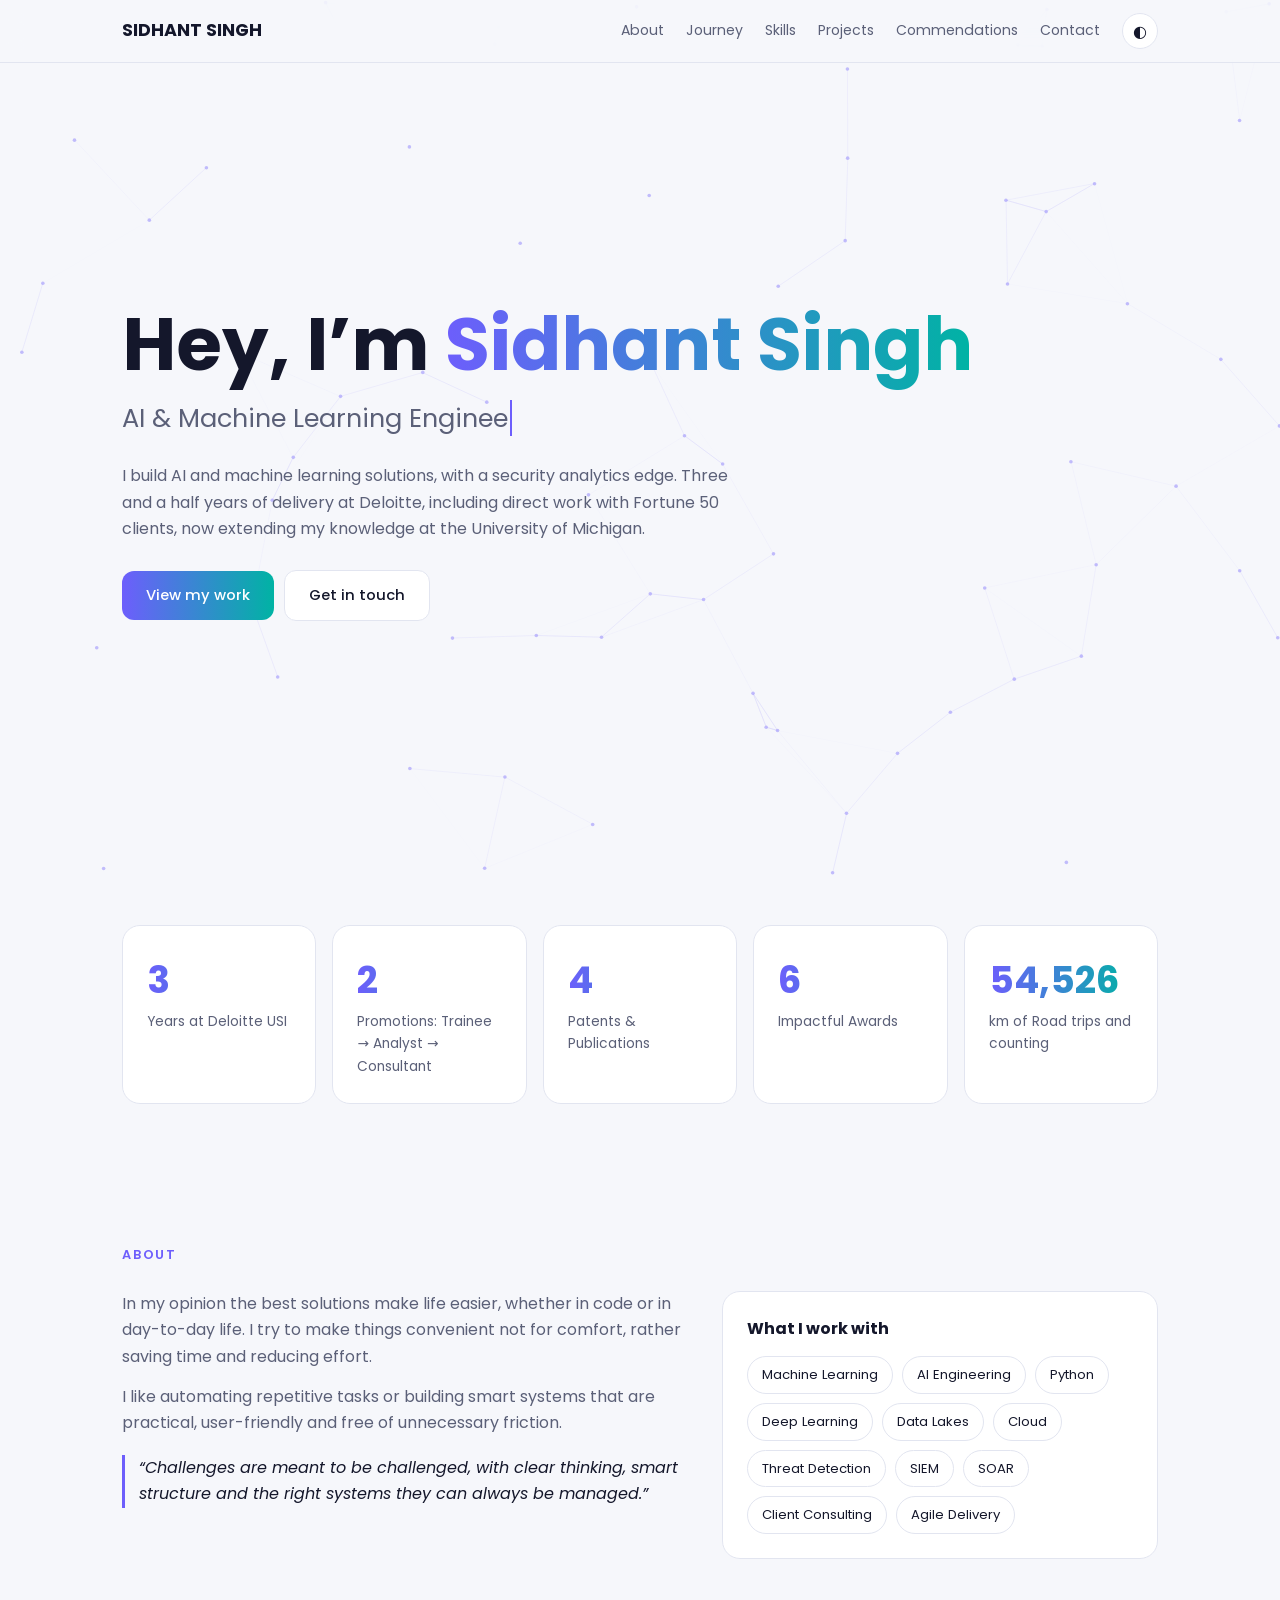
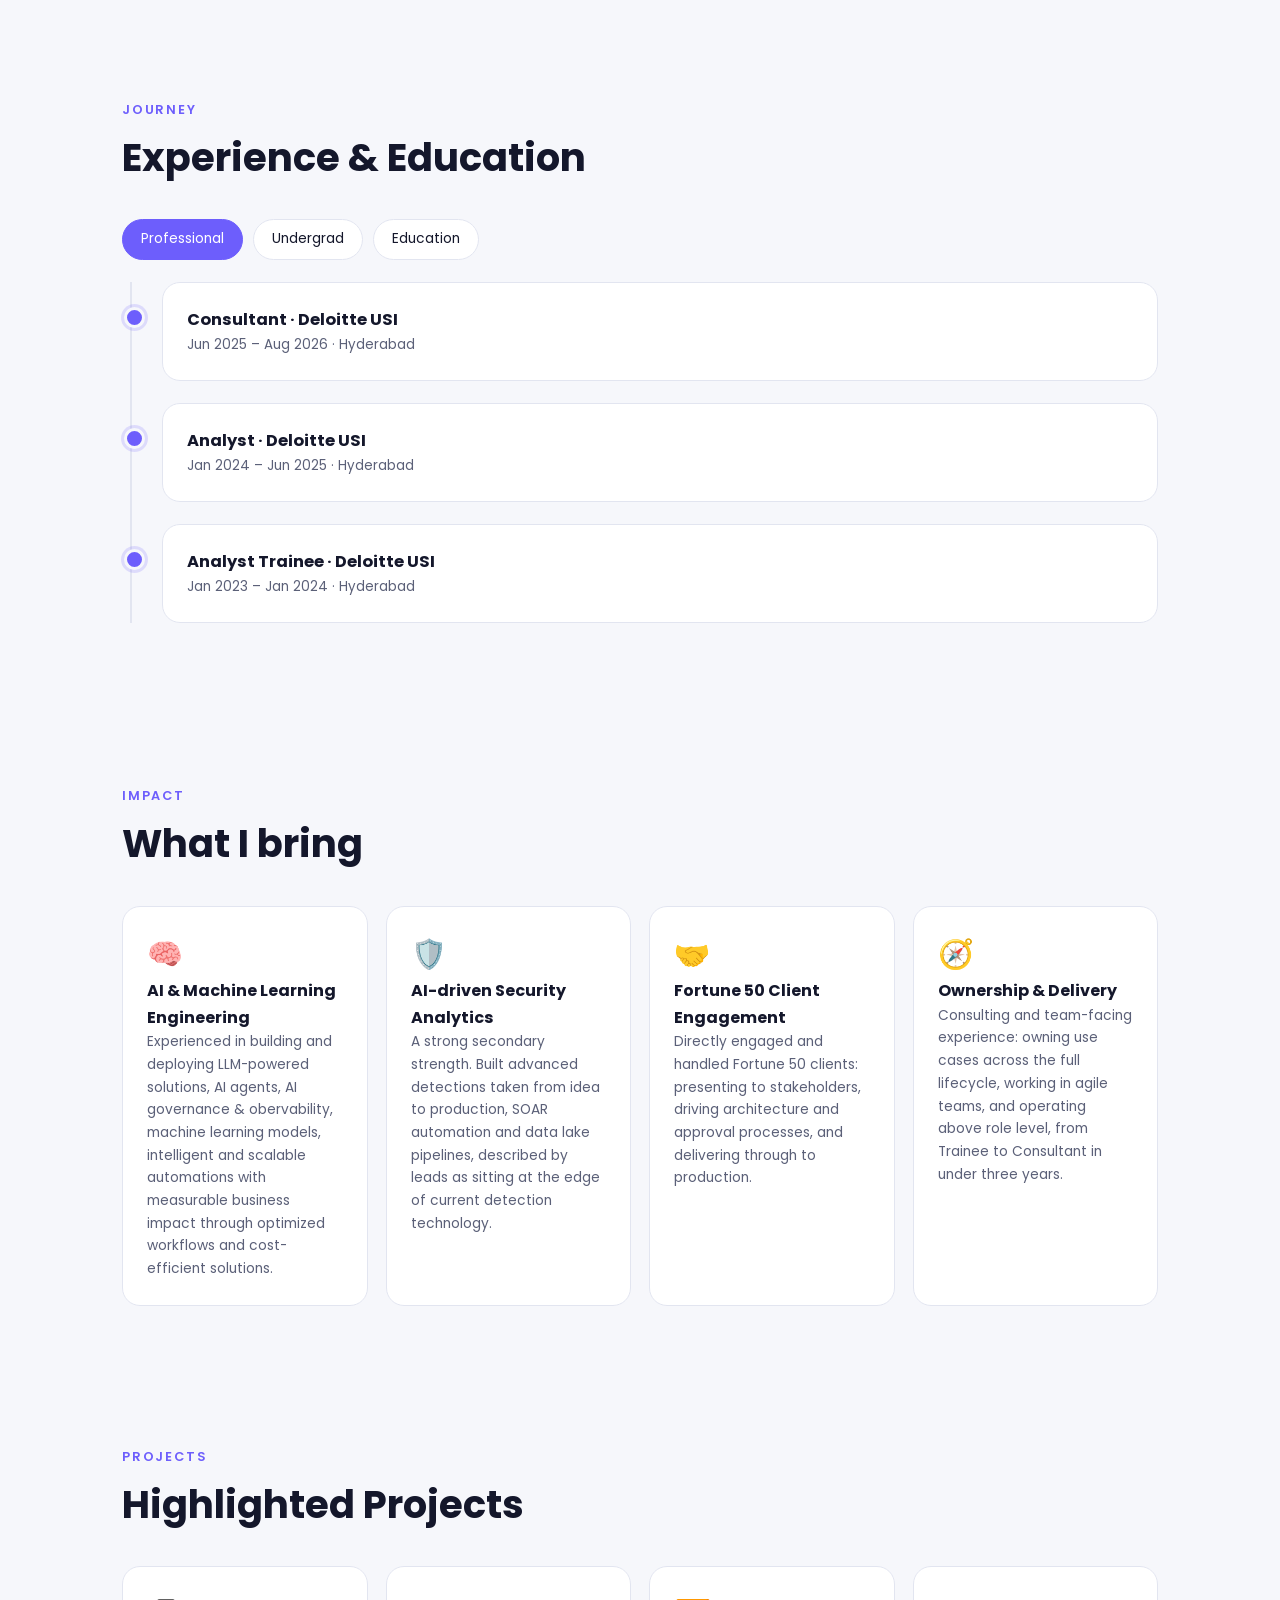
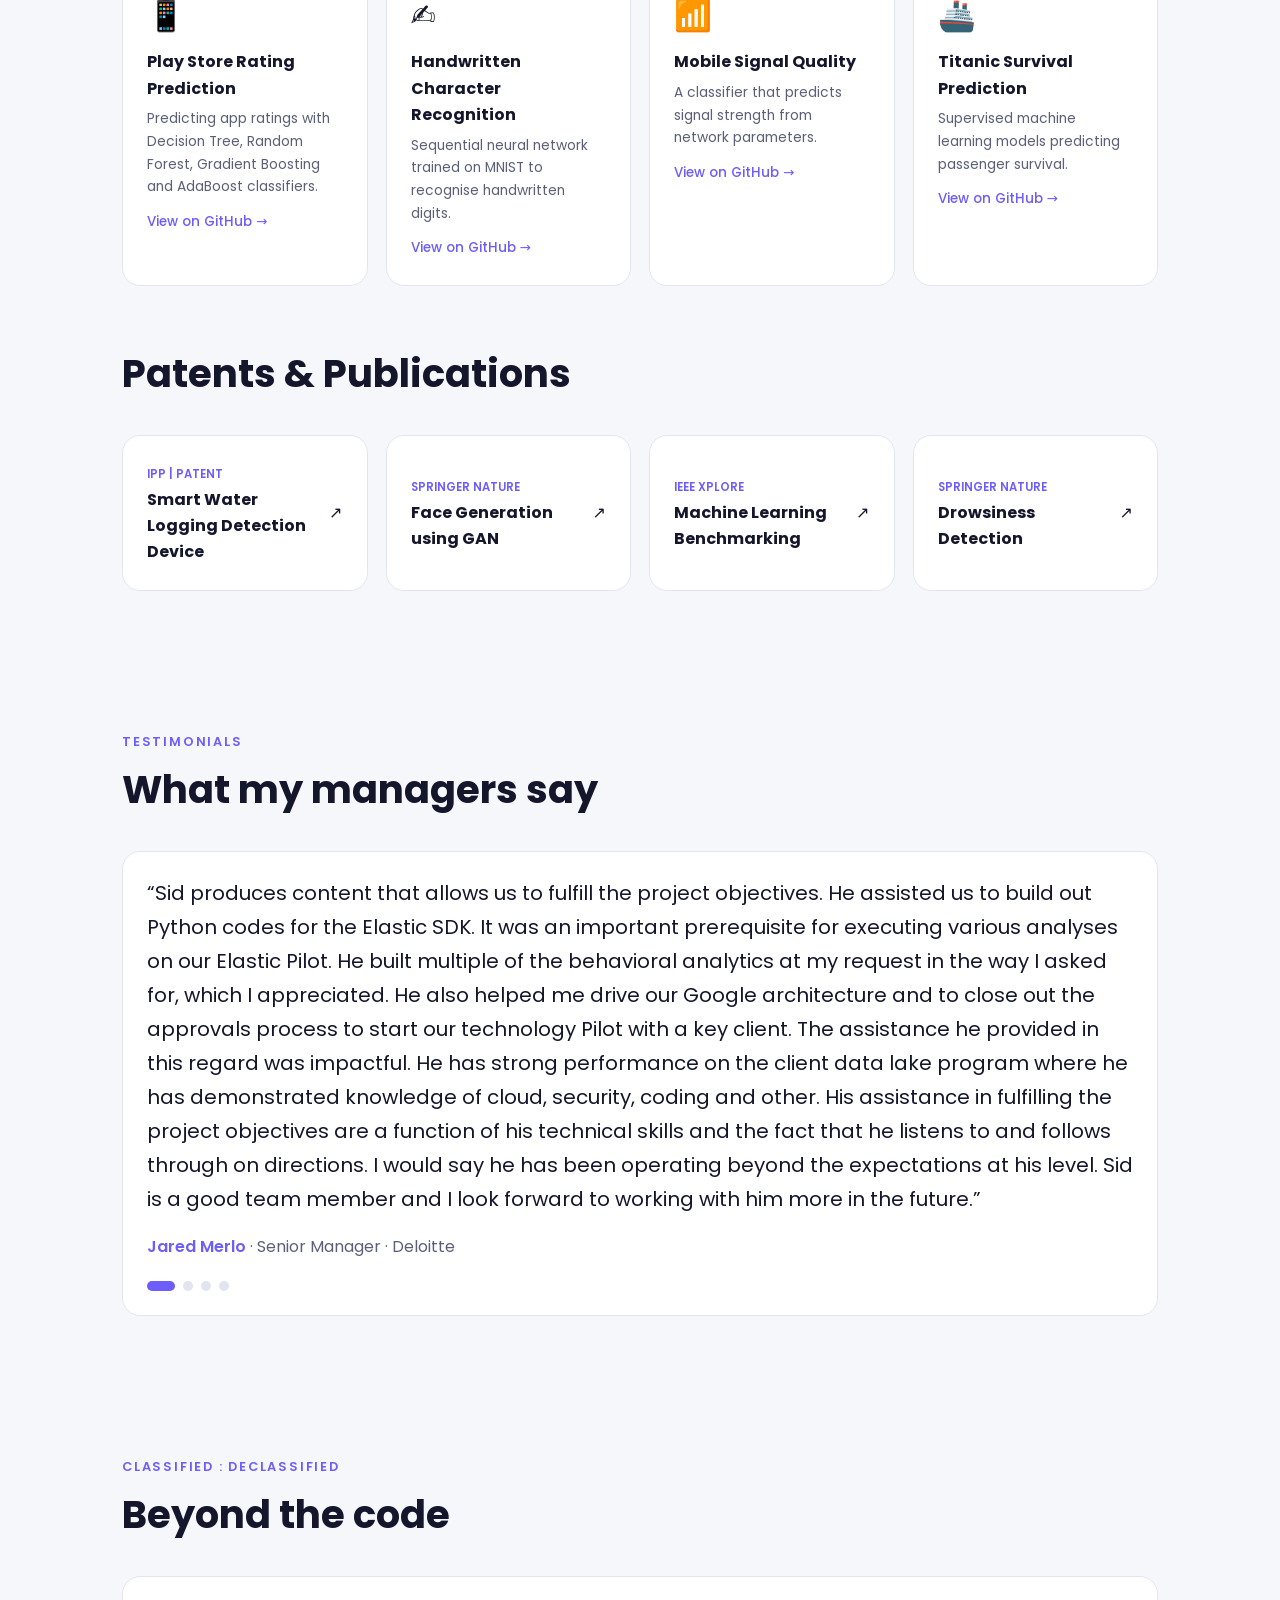
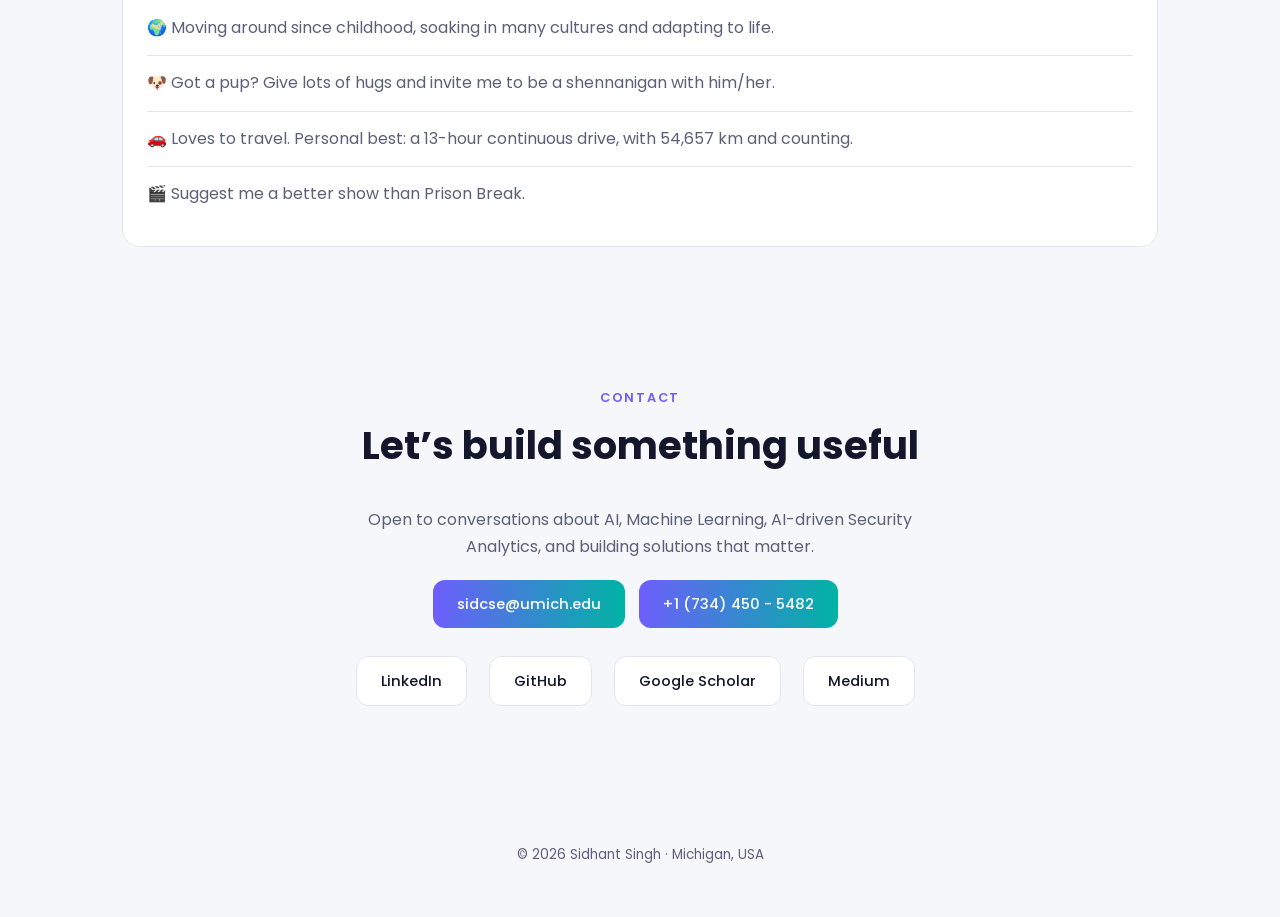
<file: index.html>
<!DOCTYPE html>
<html lang="en">
<head>
<meta charset="UTF-8">
<meta name="viewport" content="width=device-width, initial-scale=1, viewport-fit=cover">
<title>Megatron - Sid</title>
<link rel="shortcut icon" href="./assets/images/page-title.png" type="image/x-icon">
<link rel="preconnect" href="https://fonts.googleapis.com">
<link href="https://fonts.googleapis.com/css2?family=Poppins:wght@300;400;500;600;700&display=swap" rel="stylesheet">
<link rel="stylesheet" href="css/style.css">
</head>
<body>
<div id="bar"></div><canvas id="bg"></canvas>
<header><div class="wrap"><nav>
<a class="logo" href="#top-of-page">SIDHANT<span> </span>SINGH</a>
<div class="links"><a href="#about">About</a><a href="#journey">Journey</a><a href="#skills">Skills</a><a href="#projects">Projects</a><a href="#voices">Commendations</a><a href="#contact">Contact</a><button id="theme" title="Toggle theme" aria-label="Toggle theme">◐</button></div>
</nav></div></header>

<main class="wrap" id="top-of-page">
<div class="hero"><div>
<h1>Hey, I’m <span class="grad">Sidhant Singh</span></h1>
<div class="type"><span id="tw"></span><span class="cur"></span></div>
<p class="lead">I build AI and machine learning solutions, with a security analytics edge. Three and a half years of delivery at Deloitte, including direct work with Fortune 50 clients, now extending my knowledge at the University of Michigan.</p>
<a class="btn p" href="#projects">View my work</a><a class="btn s" href="#contact">Get in touch</a>
</div></div>

<section id="stats"><div class="stats">
<div class="card rv"><div class="num grad" data-n="3" data-s="+">0</div><div class="lbl">Years at Deloitte USI</div></div>
<div class="card rv"><div class="num grad" data-n="2" data-s="">0</div><div class="lbl">Promotions: Trainee → Analyst → Consultant</div></div>
<div class="card rv"><div class="num grad" data-n="4" data-s="">0</div><div class="lbl">Patents &amp; Publications</div></div>
<div class="card rv"><div class="num grad" data-n="6" data-s="">0</div><div class="lbl">Impactful Awards</div></div>
<div class="card rv"><div class="num grad" data-n="54657" data-s="">0</div><div class="lbl">km of Road trips and counting</div></div>
</div></section>

<section id="about"><div class="eyebrow" style="margin-bottom:26px">About</div>
<div class="about rv"><div>
<p>In my opinion the best solutions make life easier, whether in code or in day-to-day life. I try to make things convenient not for comfort, rather 
  saving time and reducing effort.</p>
<p>I like automating repetitive tasks or building smart systems that are practical, user-friendly and free of unnecessary friction.</p>
<q>Challenges are meant to be challenged, with clear thinking, smart structure and the right systems they can always be managed.</q></div>
<div class="card"><h4 style="margin-bottom:14px">What I work with</h4><div class="chips">
<span class="chip">Machine Learning</span><span class="chip">AI Engineering</span><span class="chip">Python</span><span class="chip">Deep Learning</span><span class="chip">Data Lakes</span><span class="chip">Cloud</span><span class="chip">Threat Detection</span><span class="chip">SIEM</span><span class="chip">SOAR</span><span class="chip">Client Consulting</span><span class="chip">Agile Delivery</span></div></div></div></section>

<section id="journey"><div class="eyebrow">Journey</div><h2>Experience &amp; Education</h2>
<div class="tabs"><button class="on" data-t="p1">Professional</button><button data-t="p2">Undergrad</button><button data-t="p3">Education</button></div>
<div class="pane on" id="p1"><div class="tl">
<div class="it card"><h4>Consultant · Deloitte USI</h4><div class="meta">Jun 2025 – Aug 2026 · Hyderabad</div></div>
<div class="it card"><h4>Analyst · Deloitte USI</h4><div class="meta">Jan 2024 – Jun 2025 · Hyderabad</div></div>
<div class="it card"><h4>Analyst Trainee · Deloitte USI</h4><div class="meta">Jan 2023 – Jan 2024 · Hyderabad</div></div></div></div>
<div class="pane" id="p2"><div class="tl">
<div class="it card"><h4>Project Assistant · IISc</h4><div class="meta">Jan 2022 – Dec 2022 · Bangalore</div></div>
<div class="it card"><h4>Intern Developer · Intelligent Inspirations</h4><div class="meta">Oct 2020 – May 2021 · Kolkata</div></div>
<div class="it card"><h4>Research Assistant · Techno International New Town</h4><div class="meta">Dec 2019 – Jun 2022 · Kolkata</div></div></div></div>
<div class="pane" id="p3"><div class="tl">
<div class="it card"><h4>M.S., Computer Science &amp; Engineering</h4><div class="meta">University of Michigan, Ann Arbor · Currently enrolled</div></div>
<div class="it card"><h4>B.Tech, Computer Science &amp; Engineering</h4><div class="meta">Maulana Abul Kalam Azad University of Technology</div></div>
<div class="it card"><h4>High School · 12th Grade</h4><div class="meta">Kendriya Vidyalaya Sangathan</div></div></div></div>
</section>

<section id="skills"><div class="eyebrow">Impact</div><h2>What I bring</h2>
<div class="grid">
<div class="card rv"><div style="font-size:1.8rem">🧠</div><h4>AI &amp; Machine Learning Engineering</h4>
<p class="lbl">Experienced in building and deploying LLM-powered solutions, AI agents, AI governance & obervability, machine learning models, intelligent and scalable automations with measurable business impact through optimized workflows and cost-efficient solutions.</p></div>
<div class="card rv"><div style="font-size:1.8rem">🛡️</div><h4>AI-driven Security Analytics</h4><p class="lbl">A strong secondary strength. Built advanced detections taken from idea to production, SOAR automation and data lake pipelines, described by leads as sitting at the edge of current detection technology.</p></div>
<div class="card rv"><div style="font-size:1.8rem">🤝</div><h4>Fortune 50 Client Engagement</h4><p class="lbl">Directly engaged and handled Fortune 50 clients: presenting to stakeholders, driving architecture and approval processes, and delivering through to production.</p></div>
<div class="card rv"><div style="font-size:1.8rem">🧭</div><h4>Ownership &amp; Delivery</h4><p class="lbl">Consulting and team-facing experience: owning use cases across the full lifecycle, working in agile teams, and operating above role level, from Trainee to Consultant in under three years.</p></div>
</div></section>

<section id="projects"><div class="eyebrow">Projects</div><h2>Highlighted Projects</h2>
<div class="grid">
<a class="card proj rv" href="https://github.com/sidhant2408/PlayStoreAppRatingPrediction" target="_blank" rel="noopener"><div class="ic">📱</div><h4>Play Store Rating Prediction</h4><p>Predicting app ratings with Decision Tree, Random Forest, Gradient Boosting and AdaBoost classifiers.</p><span class="go">View on GitHub →</span></a>
<a class="card proj rv" href="https://github.com/sidhant2408/Handwritten-Number-Recognition" target="_blank" rel="noopener"><div class="ic">✍️</div><h4>Handwritten Character Recognition</h4><p>Sequential neural network trained on MNIST to recognise handwritten digits.</p><span class="go">View on GitHub →</span></a>
<a class="card proj rv" href="https://github.com/sidhant2408/SignalQuality" target="_blank" rel="noopener"><div class="ic">📶</div><h4>Mobile Signal Quality</h4><p>A classifier that predicts signal strength from network parameters.</p><span class="go">View on GitHub →</span></a>
<a class="card proj rv" href="https://github.com/sidhant2408/TitanicSurvivalPediction" target="_blank" rel="noopener"><div class="ic">🚢</div><h4>Titanic Survival Prediction</h4><p>Supervised machine learning models predicting passenger survival.</p><span class="go">View on GitHub →</span></a>
</div>
<h2 style="margin-top:56px">Patents &amp; Publications</h2>
<div class="grid">
<a class="card pub rv" href="https://www.linkedin.com/feed/update/urn:li:activity:7293203388010270720/" target="_blank" rel="noopener"><div><small>IPP | Patent</small><h4>Smart Water Logging Detection Device</h4></div>↗</a>
<a class="card pub rv" href="https://link.springer.com/chapter/10.1007/978-981-19-7447-2_39" target="_blank" rel="noopener"><div><small>Springer Nature</small><h4>Face Generation using GAN</h4></div>↗</a>
<a class="card pub rv" href="https://ieeexplore.ieee.org/document/9702541" target="_blank" rel="noopener"><div><small>IEEE Xplore</small><h4>Machine Learning Benchmarking</h4></div>↗</a>
<a class="card pub rv" href="https://link.springer.com/chapter/10.1007/978-981-16-7996-4_22" target="_blank" rel="noopener"><div><small>Springer Nature</small><h4>Drowsiness Detection</h4></div>↗</a>
</div></section>

<section id="voices"><div class="eyebrow">Testimonials</div><h2>What my managers say</h2>
<div class="card tm rv">
<div class="slide on">
  <blockquote>“Sid produces content that allows us to fulfill the project objectives. He assisted us to build out Python codes for the Elastic SDK. 
    It was an important prerequisite for executing various analyses on our Elastic Pilot. He built multiple of the behavioral analytics at my request 
    in the way I asked for, which I appreciated. He also helped me drive our Google architecture and to close out the approvals process to start our 
    technology Pilot with a key client. The assistance he provided in this regard was impactful. He has strong performance on the client data lake
     program where he has demonstrated knowledge of cloud, security, coding and other. His assistance in fulfilling the project objectives are a 
     function of his technical skills and the fact that he listens to and follows through on directions. I would say he has been operating beyond 
     the expectations at his level. Sid is a good team member and I look forward to working with him more in the future.”
  </blockquote>
  <div class="who">Jared Merlo<span> · Senior Manager</span><span> · Deloitte</span>
  </div>
</div>

<div class="slide on">
  <blockquote>“Sid has made extensive contributions to the engagement that has been critical in improving overall client relations. 
    The detections he has created sit at the edge of what's possible with current/next generation threat detection technology. 
    He takes high ownership of use case threat detections and follows them to production deployment. His efforts in creating advanced security 
    use-cases has been high quality with no observed discrepancies. He is a dependable team member who handles the full threat detection use case 
    development lifecycle with eased. He provides strong technical contributions that show he is very capable of delivering high quality work. 
    Sid is a strong team member who always shows up when it counts and his contributions reflect positively on the entire team. 
    He demonstrate a high degree of competency in client presentations. I firmly believe that Sid is a reliable team member and is 
    very clearly operating well above his pay-grade. I want Sid to continue being on my team. Keep up the excellent work!”
  </blockquote>
  <div class="who">Ryan Foley<span> · Lead Engineering Manager</span><span> · Deloitte</span>
  </div>
</div>

<div class="slide on">
  <blockquote>“Sidhant has been an asset to the team during the evaluation process of Elastic and Google SecOps evaluation/PoC. His contribution on 
    Data Lake is impressive - though a first timer, he caught to the speed and delivered as required. Sidhant demonstrated great technical capabilities 
    through building SDK solutions and automating various use cases in Elastic. He contributed substantially to the development of automated alert 
    modules for majority of the clients, which is impressive. He quickly comprehended the given tasks and developed the required integrations for 
    the continuous client operations. He possesses a good understanding of code development and all the tools. He has added great value to the client 
    engagement and team. Sidhant is a talented resource, pretty much know how to adapt and grow in agile environments and has met and exceeded the 
    expectations. Keep up the good work.”
  </blockquote>
  <div class="who">Srikanth Nuthalapati<span> · Software Engineering Manager</span><span> · Deloitte</span>
  </div>
</div>

<div class="slide on">
  <blockquote>“Sid demonstrates strong proficiency in SOAR and SIEM techniques and adapts quickly to new technologies, 
    he handles most technical challenges effectively and requires minimal guidance to achieve solutions. Sidhant is currently working very 
    consistently through given tasks and met all the required expectations and Exceeded it. He is willing to pick up more challenges, tasks and be 
    able to come up with solutions when encountering difficulties. Sid is working on next-level. He works well with team members, contributing to 
    a positive and collaborative work environment. Glad to have him in the team!”
  </blockquote>
  <div class="who">Zun Huang<span> · Associate Vice President</span><span> · Deloitte</span>
  </div>
</div>

<div class="dots"></div></div></section>

<section id="facts"><div class="eyebrow">Classified : Declassified</div><h2>Beyond the code</h2>
<ul class="facts card rv">
<li>🌍 Moving around since childhood, soaking in many cultures and adapting to life.</li>
<li>🐶 Got a pup? Give lots of hugs and invite me to be a shennanigan with him/her.</li>
<!-- <li>💡 Helped my school win ₹60L (₹6M) from the Government of India for an Atal Tinkering Lab, competing against 500+ schools with no mention .</li> -->
<li>🚗 Loves to travel. Personal best: a 13-hour continuous drive, with 54,657 km and counting.</li>
<li style="border:0">🎬 Suggest me a better show than Prison Break.</li></ul></section>

<section id="contact" style="text-align:center"><div class="eyebrow">Contact</div><h2>Let’s build something useful</h2>
<p class="lead" style="margin:0 auto 20px">Open to conversations about AI, Machine Learning, AI-driven Security Analytics, and building solutions that matter.</p>
<a class="btn p" href="mailto:sidcse@umich.edu">sidcse@umich.edu</a>
<a class="btn p" href="tel:+17344505482">+1 (734) 450 - 5482</a>
<div class="soc">
    <a class="btn s" href="https://www.linkedin.com/in/sidhant-singh-897930195/" target="_blank" rel="noopener">LinkedIn</a>
    <a class="btn s" href="https://github.com/sidhant2408" target="_blank" rel="noopener">GitHub</a>
    <a class="btn s" href="https://scholar.google.com/citations?user=1jjsOIsAAAAJ&hl=en" target="_blank" rel="noopener">Google Scholar</a>
    <a class="btn s" href="https://medium.com/@sidhant-singh" target="_blank" rel="noopener">Medium</a>
</div>
</section>
</main>
<footer>© 2026 Sidhant Singh · Michigan, USA</footer>
<!-- <button id="top" aria-label="Back to top">↑</button> -->

<button id="top" aria-label="Back to top" title="Go to top">
  <img src="./assets/images/ironman.png" alt="Back to top">
</button>

<script src="js/script.js"></script>
</body>
</html>
</file>
<file: css/style.css>
:root{--bg:#f6f7fb;--surface:#fff;--text:#14172b;--muted:#5b6078;--line:#e2e5f0;--a:#6d5efc;--b:#00b3a4;--glow:rgba(109,94,252,.18);
box-sizing:border-box;padding-top:env(safe-area-inset-top,0px);padding-bottom:env(safe-area-inset-bottom,0px)}
@media (prefers-color-scheme:dark){:root:not([data-theme="light"]){--bg:#0b0d1a;--surface:#141830;--text:#eef0ff;--muted:#9aa0c3;--line:#262b4d;--a:#8b7dff;--b:#2dd4bf;--glow:rgba(139,125,255,.22)}}
:root[data-theme="dark"]{--bg:#0b0d1a;--surface:#141830;--text:#eef0ff;--muted:#9aa0c3;--line:#262b4d;--a:#8b7dff;--b:#2dd4bf;--glow:rgba(139,125,255,.22)}
html{scroll-behavior:smooth;scroll-padding-top:calc(70px + env(safe-area-inset-top,0px));height:100%}
*{box-sizing:border-box;margin:0}
body{background:var(--bg);color:var(--text);font-family:'Poppins',system-ui,-apple-system,'Segoe UI',sans-serif;line-height:1.65;overflow-x:hidden}
body::before{content:"";position:fixed;inset:0 0 auto;height:env(safe-area-inset-top,0px);background:var(--bg);z-index:60}
a{color:inherit;text-decoration:none}
.wrap{max-width:1080px;margin:auto;padding:0 22px}
#bg{position:fixed;inset:0;width:100%;height:100%;z-index:-1;opacity:.55}
header{position:sticky;top:env(safe-area-inset-top,0px);z-index:50;backdrop-filter:blur(14px);background:color-mix(in srgb,var(--bg) 75%,transparent);border-bottom:1px solid var(--line)}
nav{display:flex;align-items:center;justify-content:space-between;height:62px}
.logo{font-weight:700;font-size:1.1rem}.logo span{color:var(--a)}
.links{display:flex;gap:22px;align-items:center;font-size:.88rem;color:var(--muted)}
.links a:hover,.links a.on{color:var(--a)}
#theme{background:var(--surface);border:1px solid var(--line);color:var(--text);border-radius:50%;width:36px;height:36px;cursor:pointer;font-size:1rem}
@media(max-width:720px){.links a:not(#theme){display:none}}
.hero{min-height:88vh;display:grid;align-items:center;padding:60px 0}
.hero .tag{display:inline-block;padding:5px 14px;border:1px solid var(--line);border-radius:99px;font-size:.8rem;color:var(--muted);background:var(--surface)}
.hero .tag i{display:inline-block;width:8px;height:8px;border-radius:50%;background:var(--b);margin-right:8px;animation:pulse 1.6s infinite}
@keyframes pulse{50%{box-shadow:0 0 0 7px transparent;box-shadow:0 0 0 7px var(--glow)}}
h1{font-size:clamp(2.4rem,7vw,4.6rem);line-height:1.08;margin:18px 0 12px;font-weight:700}
.grad{background:linear-gradient(90deg,var(--a),var(--b));-webkit-background-clip:text;background-clip:text;color:transparent}
.type{font-size:clamp(1.1rem,3vw,1.6rem);color:var(--muted);min-height:2.2em}
.type b{color:var(--text);font-weight:500}.cur{border-right:2px solid var(--a);margin-left:2px;animation:bl 1s steps(1) infinite}
@keyframes bl{50%{border-color:transparent}}
.lead{max-width:620px;color:var(--muted);margin:10px 0 28px}
.btn{display:inline-block;padding:12px 24px;border-radius:12px;font-weight:500;font-size:.92rem;margin:0 10px 10px 0;transition:.25s}
.p{background:linear-gradient(90deg,var(--a),var(--b));color:#fff}.p:hover{transform:translateY(-3px);box-shadow:0 10px 28px var(--glow)}
.s{border:1px solid var(--line);background:var(--surface)}.s:hover{border-color:var(--a);transform:translateY(-3px)}
section{padding:70px 0}
.eyebrow{color:var(--a);font-size:.8rem;letter-spacing:.14em;text-transform:uppercase;font-weight:600}
h2{font-size:clamp(1.7rem,4vw,2.4rem);margin:6px 0 30px}
.stats{display:grid;grid-template-columns:repeat(auto-fit,minmax(170px,1fr));gap:16px}
.card{background:var(--surface);border:1px solid var(--line);border-radius:18px;padding:24px;transition:.3s}
.card:hover{transform:translateY(-5px);border-color:var(--a);box-shadow:0 14px 34px var(--glow)}
.num{font-size:2.3rem;font-weight:700}.lbl{color:var(--muted);font-size:.86rem}
.about{display:grid;grid-template-columns:1.3fr 1fr;gap:34px}
@media(max-width:800px){.about{grid-template-columns:1fr}}
.about p{color:var(--muted);margin-bottom:14px}.about q{color:var(--text);font-style:italic;display:block;border-left:3px solid var(--a);padding-left:14px;margin:18px 0}
.chips{display:flex;flex-wrap:wrap;gap:9px}
.chip{padding:7px 14px;border-radius:99px;background:var(--surface);border:1px solid var(--line);font-size:.82rem;transition:.2s}
.chip:hover{background:var(--a);color:#fff;border-color:var(--a)}
.tl{position:relative;padding-left:30px;border-left:2px solid var(--line);margin-left:8px}
.tl .it{position:relative;margin-bottom:22px}
.tl .it::before{content:"";position:absolute;left:-39px;top:24px;width:15px;height:15px;border-radius:50%;background:var(--a);border:3px solid var(--bg);box-shadow:0 0 0 3px var(--glow)}
.tl h4{font-size:1.02rem}.meta{color:var(--muted);font-size:.84rem}
.tabs{display:flex;gap:10px;margin-bottom:22px;flex-wrap:wrap}
.tabs button{font:inherit;font-size:.86rem;padding:8px 18px;border-radius:99px;border:1px solid var(--line);background:var(--surface);color:var(--text);cursor:pointer}
.tabs button.on{background:var(--a);border-color:var(--a);color:#fff}
.pane{display:none}.pane.on{display:block;animation:up .5s}
@keyframes up{from{opacity:0;transform:translateY(12px)}}
.grid{display:grid;grid-template-columns:repeat(auto-fit,minmax(240px,1fr));gap:18px}
.proj .ic{font-size:1.9rem;margin-bottom:8px}.proj h4{margin-bottom:6px}.proj p{color:var(--muted);font-size:.86rem}.proj .go{display:inline-block;margin-top:12px;color:var(--a);font-size:.84rem;font-weight:500}
.pub{display:flex;justify-content:space-between;align-items:center;gap:14px}
.pub small{color:var(--a);font-weight:600;text-transform:uppercase;font-size:.72rem}
.tm{position:relative;overflow:hidden}
.tm .slide{display:none;animation:up .6s}.tm .slide.on{display:block}
.tm blockquote{font-size:clamp(1rem,2.2vw,1.25rem);line-height:1.7}
.tm .who{margin-top:18px;color:var(--a);font-weight:600}.tm .who span{color:var(--muted);font-weight:400}
.dots{display:flex;gap:8px;margin-top:20px}.dots button{width:10px;height:10px;border-radius:50%;border:0;background:var(--line);cursor:pointer;padding:0}.dots button.on{background:var(--a);width:28px;border-radius:6px}
.facts li{list-style:none;padding:14px 0;border-bottom:1px solid var(--line);color:var(--muted)}
.rv{opacity:0;transform:translateY(26px);transition:.8s}.rv.in{opacity:1;transform:none}
footer{text-align:center;color:var(--muted);font-size:.84rem;padding:40px 0 50px}
.soc{display:flex;gap:12px;justify-content:center;flex-wrap:wrap;margin:18px 0}
/* #top{position:fixed;right:20px;bottom:calc(20px + env(safe-area-inset-bottom,0px));width:44px;height:44px;border-radius:50%;border:0;background:var(--a);color:#fff;font-size:1.1rem;cursor:pointer;display:none;z-index:40} */
#bar{position:fixed;top:env(safe-area-inset-top,0px);left:0;height:3px;background:linear-gradient(90deg,var(--a),var(--b));width:0;z-index:70}


/* #top{position:fixed;right:20px;bottom:calc(20px + env(safe-area-inset-bottom,0px));width:58px;height:58px;padding:0;border:0;border-radius:50%;background:transparent;cursor:pointer;display:none;z-index:40;filter:drop-shadow(0 6px 14px var(--glow));transition:transform .25s,filter .25s}
#top img{width:100%;height:150%;object-fit:contain;display:block}
#top:hover{transform:translateY(-6px) scale(1.08);filter:drop-shadow(0 10px 22px var(--a))} */

#top {
    position: fixed;
    right: 20px;
    bottom: calc(20px + env(safe-area-inset-bottom, 0px));
    width: 58px;
    height: 58px;
    padding: 0;
    border: 0;
    border-radius: 50%;
    background: transparent;
    cursor: pointer;
    display: none;
    z-index: 40;
    overflow: hidden;
    filter: drop-shadow(0 6px 14px var(--glow));
    transition: transform .25s, filter .25s;
}

#top img {
    width: 100%;
    height: 100%;
    object-fit: contain;
    object-position: center;
    display: block;
}

#top:hover {
    transform: translateY(-6px) scale(1.08);
    filter: drop-shadow(0 10px 22px var(--a));
}
</file>
